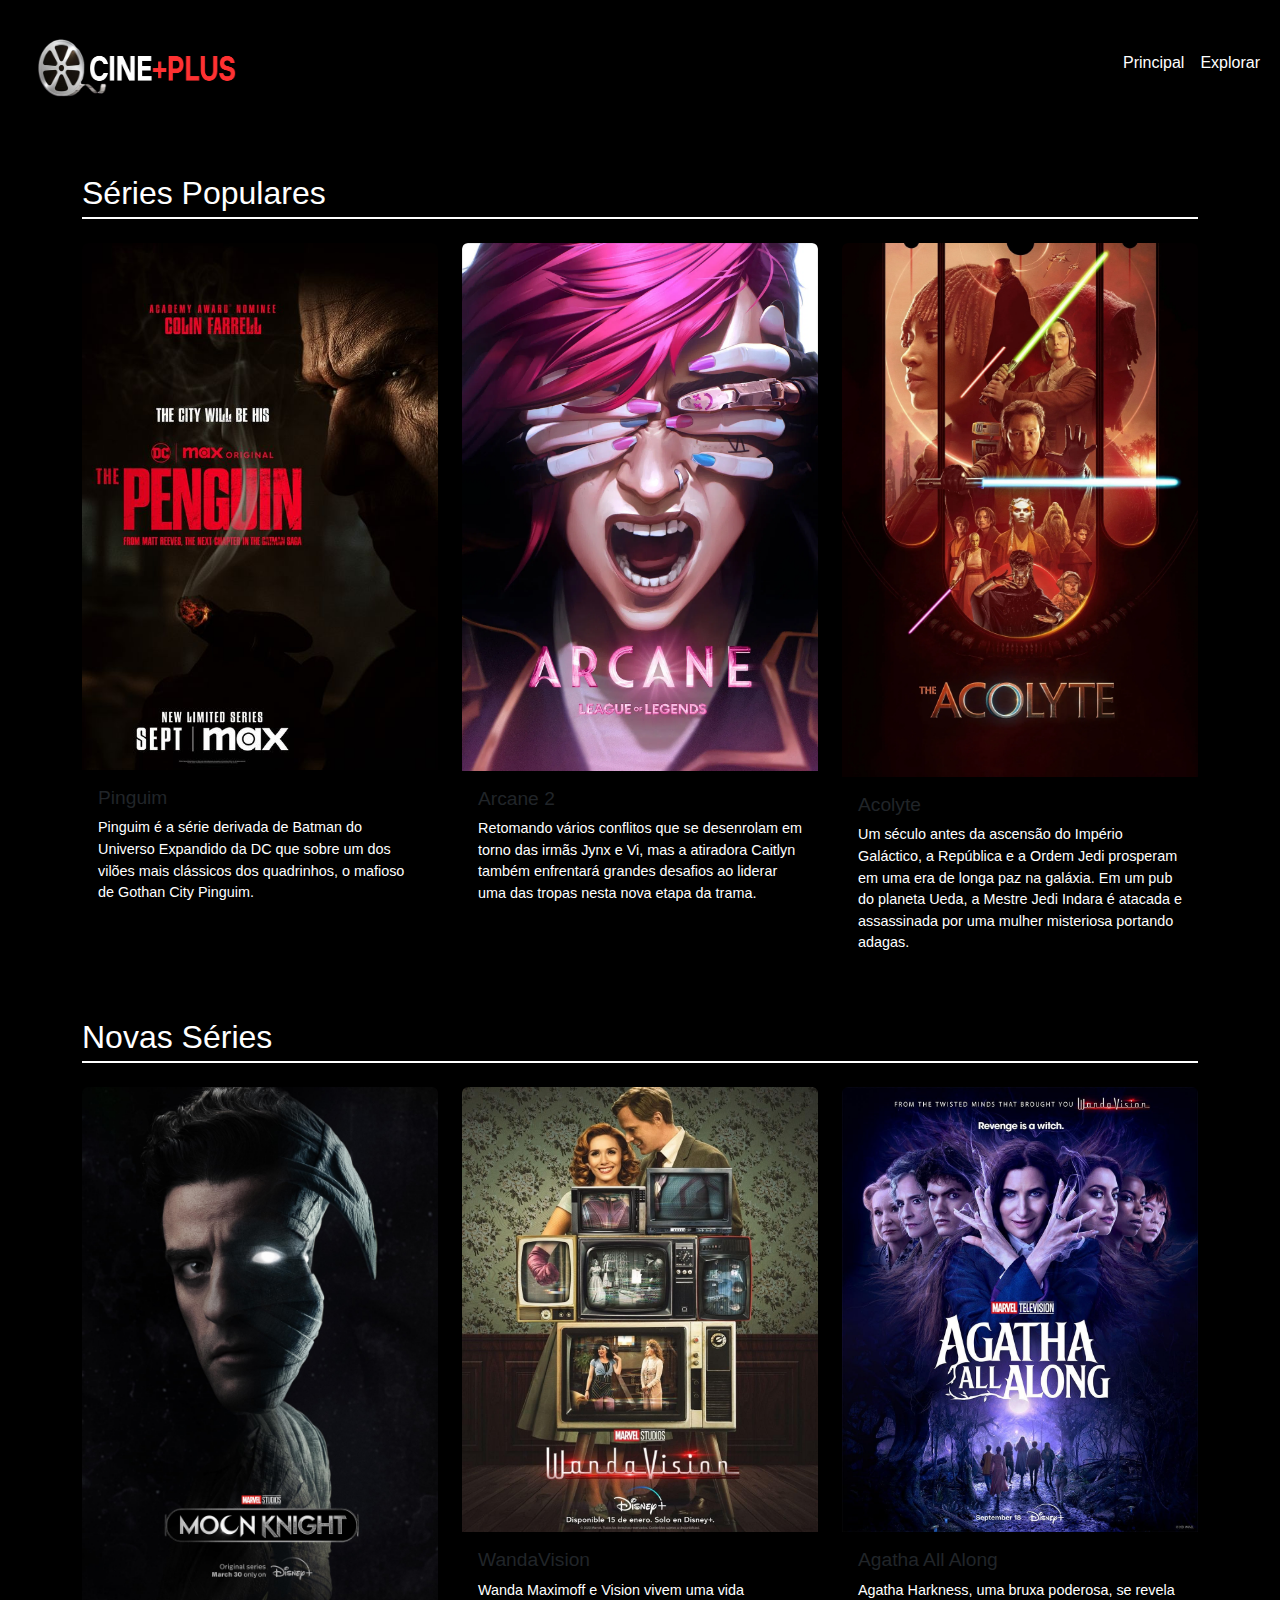
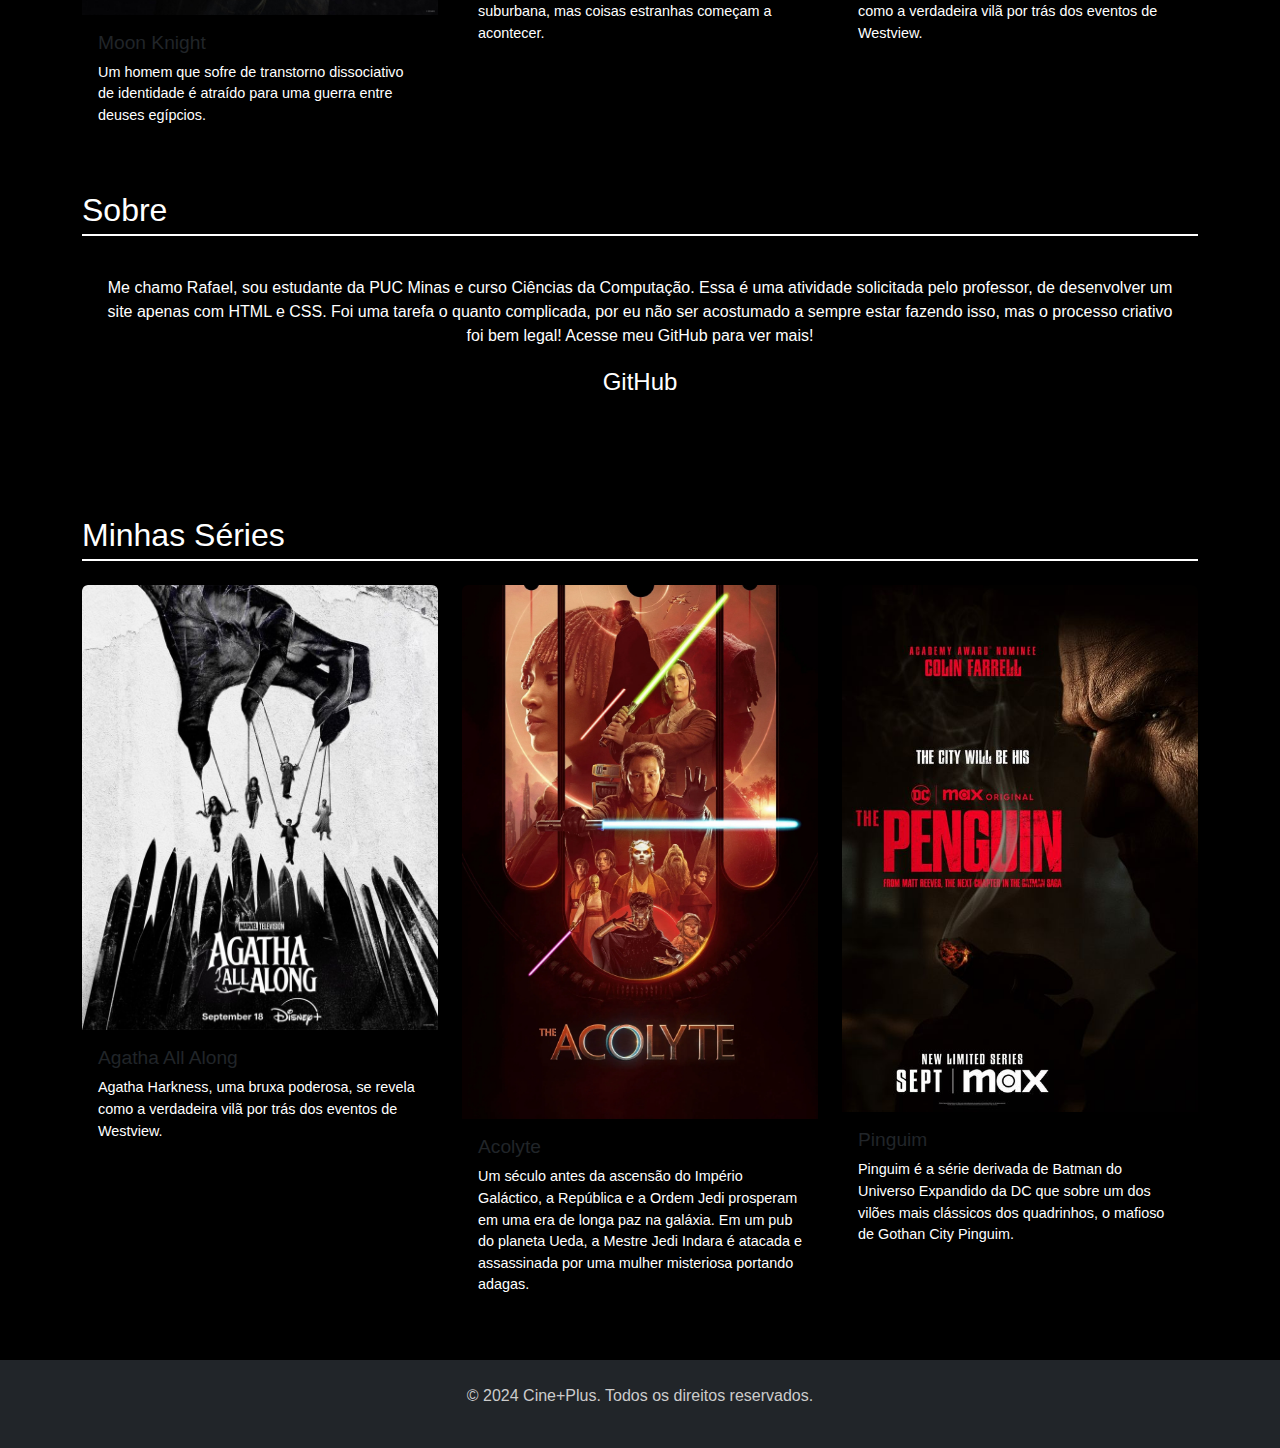
<file: index.html>
<!DOCTYPE html>
<html lang="pt-BR">

<head>
    <meta charset="UTF-8">
    <meta name="viewport" content="width=device-width, initial-scale=1.0">
    <title>Cine+Plus</title>
    <!-- FontAwesome para ícones -->
    <link rel="stylesheet" href="https://cdnjs.cloudflare.com/ajax/libs/font-awesome/6.4.0/css/all.min.css" integrity="sha512-pap6xZT6hLdbLFyM2C6j0oZOLOsc6PzG/bKgVUGpLvG+N6L6VXjvZK/tdQKHE1Vkc3Oao8tv3VF+oSZAdH7A1A==" crossorigin="anonymous" referrerpolicy="no-referrer" />
    <!-- Bootstrap CSS -->
    <link href="https://cdn.jsdelivr.net/npm/bootstrap@5.3.0/dist/css/bootstrap.min.css" rel="stylesheet">
    <!-- Seu CSS personalizado -->
    <link rel="stylesheet" href="css/style.css">
    <style>
        body {
            background-color: #000000;
            color: #ffffff;
        }

        .card {
            transition: transform 0.3s ease;
            border: none;
            background-color: #000000;
            position: relative; 
            overflow: hidden; 
        }

        .card:hover {
            transform: scale(1.05);
            filter: brightness(70%);
        }

        .card-video {
            position: absolute;
            top: 50%;
            left: 50%;
            transform: translate(-50%, -50%);
            width: 300px; 
            height: 200px; 
            display: none; 
        }

        .card:hover .card-video {
            display: block; /* Mostra o vídeo ao passar o mouse (javascript necessário)*/
        }

        .section-title {
            text-align: left;
            font-family: 'Ruttan Elegant', sans-serif;
            position: relative;
            color: #ffffff;
        }

        .section-title::after {
            content: '';
            display: block;
            width: 100%;
            height: 2px;
            background: #fff;
            margin-top: 5px;
        }

        .row {
            justify-content: center;
        }

        /* Estilo dos ícones de redes sociais */
        .social-icon {
            font-size: 24px;
            color: #ffffff;
            margin: 0 10px;
            transition: color 0.3s ease;
            text-decoration: none;
        }

        .social-icon:hover {
            color: #d9534f;
        }

        /* Adicionando a cor do texto dos parágrafos */
        p {
            color: #ffffff; /* Cor do texto em branco */
        }
        h5 {
            color: #ffffff ;
        }
    </style>

</head>

<body>
    <!-- Navegação -->
    <nav class="navbar navbar-expand-lg navbar-dark shadow-sm" style="background-color: #000000;">
        <div class="container-fluid">
            <a class="navbar-brand d-flex align-items-center" href="index.html">
                <img src="images/logo.png" alt="Logo" width="250" height="100" class="d-inline-block align-text-top rounded-circle">
            </a>
            <div class="collapse navbar-collapse justify-content-end" id="navbarNav">
                <ul class="navbar-nav ms-auto">
                    <li class="nav-item">
                        <a class="nav-link active" href="index.html">Principal</a>
                    
                    </li>
                    <li class="nav-item">
                        <a class="nav-link" href="explorer.html">Explorar</a>
                    </li>
                </ul>
            </div>
        </div>
    </nav>

    <!-- Seção de Séries Populares -->
    <section class="container my-5">
        <h2 class="section-title mb-4">Séries Populares</h2>
        <div class="row row-cols-1 row-cols-md-3 g-4">
            <!-- Série 1 -->
            <div class="col">
                <div class="card">
                    <img src="/images/recent2.jpg" class="card-img-top" alt="Pinguim">
                    <div class="card-body">
                        <h5 class="card-title">Pinguim</h5>
                        <p class="card-text">Pinguim é a série derivada de Batman do Universo Expandido da DC que sobre um dos vilões mais clássicos dos quadrinhos, o mafioso de Gothan City Pinguim.</p>
                    </div>
                   
                </div>
            </div>
            <!-- Série 2 -->
            <div class="col">
                <div class="card">
                    <img src="/images/serie2.jpg" class="card-img-top" alt="Arcane 2">
                    <div class="card-body">
                        <h5 class="card-title">Arcane 2</h5>
                        <p class="card-text">Retomando vários conflitos que se desenrolam em torno das irmãs Jynx e Vi, mas a atiradora Caitlyn também enfrentará grandes desafios ao liderar uma das tropas nesta nova etapa da trama.</p>
                    </div>
                   
                </div>
            </div>
            <!-- Série 3 -->
            <div class="col">
                <div class="card">
                    <img src="/images/serie3.jpg" class="card-img-top" alt="Série 3">
                    <div class="card-body">
                        <h5 class="card-title">Acolyte</h5>
                        <p class="card-text">Um século antes da ascensão do Império Galáctico, a República e a Ordem Jedi prosperam em uma era de longa paz na galáxia. Em um pub do planeta Ueda, a Mestre Jedi Indara é atacada e assassinada por uma mulher misteriosa portando adagas.</p>
                    </div>
                   
                </div>
            </div>
        </div>
    </section>

    <!-- Seção de Novas Séries -->
    <section class="container mb-5">
        <h2 class="section-title mb-4">Novas Séries</h2>
        <div class="row row-cols-1 row-cols-md-3 g-4">
            <!-- Série 1 -->
            <div class="col">
                <div class="card">
                    <img src="/images/widescreen3.jpg" class="card-img-top" alt="Moon Knight">
                    <div class="card-body">
                        <h5 class="card-title">Moon Knight</h5>
                        <p class="card-text">Um homem que sofre de transtorno dissociativo de identidade é atraído para uma guerra entre deuses egípcios.</p>
                    </div>
                  
                </div>
            </div>
            <!-- Série 2 -->
            <div class="col">
                <div class="card">
                    <img src="/images/widescreen1.jpg" class="card-img-top" alt="WandaVision">
                    <div class="card-body">
                        <h5 class="card-title">WandaVision</h5>
                        <p class="card-text">Wanda Maximoff e Vision vivem uma vida suburbana, mas coisas estranhas começam a acontecer.</p>
                    </div>
                   
                </div>
            </div>
            <!-- Série 3 -->
            <div class="col">
                <div class="card">
                    <img src="/images/widescreen2.jpg" class="card-img-top" alt="Agatha All Along">
                    <div class="card-body">
                        <h5 class="card-title">Agatha All Along</h5>
                        <p class="card-text">Agatha Harkness, uma bruxa poderosa, se revela como a verdadeira vilã por trás dos eventos de Westview.</p>
                        <a href="serie.html?id=1" class="stretched-link"></a>
                    </div>
                    
                </div>
            </div>
        </div>
    </section>
    <!-- Seção Sobre -->
    <section class="container mb-5">
        <h2 class="section-title mb-4">Sobre</h2>
        <div class="card text-center">
            <div class="card-body">
                <p>
                    Me chamo Rafael, sou estudante da PUC Minas e curso Ciências da Computação. 
                    Essa é uma atividade solicitada pelo professor, de desenvolver um site apenas com HTML e CSS. 
                    Foi uma tarefa o quanto complicada, por eu não ser acostumado a sempre estar fazendo isso, mas o processo criativo foi bem legal!
                    Acesse meu GitHub para ver mais!
                </p>
                <div>
                    <p><a href="https://github.com/rafasnna" class="social-icon">GitHub</a></p>
                    <div class="social-icons">
                        </a>
                        <a href="mailto:rafasnna@gmail.com" class="social-icon" aria-label="Email">
                            <i class="fas fa-envelope"></i>
                        </a>
                    </div>
                </div>
            </div>
        </div>
    </section>

    <!-- Seção de Minhas Séries -->
    <section class="container mb-5">
        <h2 class="section-title mb-4">Minhas Séries</h2>
        <div class="row row-cols-1 row-cols-md-3 g-4">
            <!-- Série 1 -->
            <div class="col">
                <div class="card">
                    <img src="/images/recent1.jpg" class="card-img-top" alt="Agatha All Along">
                    <div class="card-body">
                        <h5 class="card-title">Agatha All Along</h5>
                        <p class="card-text">Agatha Harkness, uma bruxa poderosa, se revela como a verdadeira vilã por trás dos eventos de Westview.</p>
                    </div>
                    
                </div>
            </div>
            <!-- Série 2 -->
            <div class="col">
                <div class="card">
                    <img src="/images/serie3.jpg" class="card-img-top" alt="Acolyte">
                    <div class="card-body">
                        <h5 class="card-title">Acolyte</h5>
                        <p class="card-text">Um século antes da ascensão do Império Galáctico, a República e a Ordem Jedi prosperam em uma era de longa paz na galáxia. Em um pub do planeta Ueda, a Mestre Jedi Indara é atacada e assassinada por uma mulher misteriosa portando adagas.</p>
                    </div>
                    
                </div>
            </div>
            <!-- Série 3 -->
            <div class="col">
                <div class="card">
                    <img src="/images/recent2.jpg" class="card-img-top" alt="Pinguim">
                    <div class="card-body">
                        <h5 class="card-title">Pinguim</h5>
                        <p class="card-text">Pinguim é a série derivada de Batman do Universo Expandido da DC que sobre um dos vilões mais clássicos dos quadrinhos, o mafioso de Gothan City Pinguim.</p>
                        <a href="paginaserie4.html" class="stretched-link"></a>
                    </div>
                    
                </div>
            </div>
        </div>
    </section>

   

    <footer class="bg-dark text-light text-center p-4">
        <p>&copy; 2024 Cine+Plus. Todos os direitos reservados.</p>
    </footer>
</body>

</html>
</file>
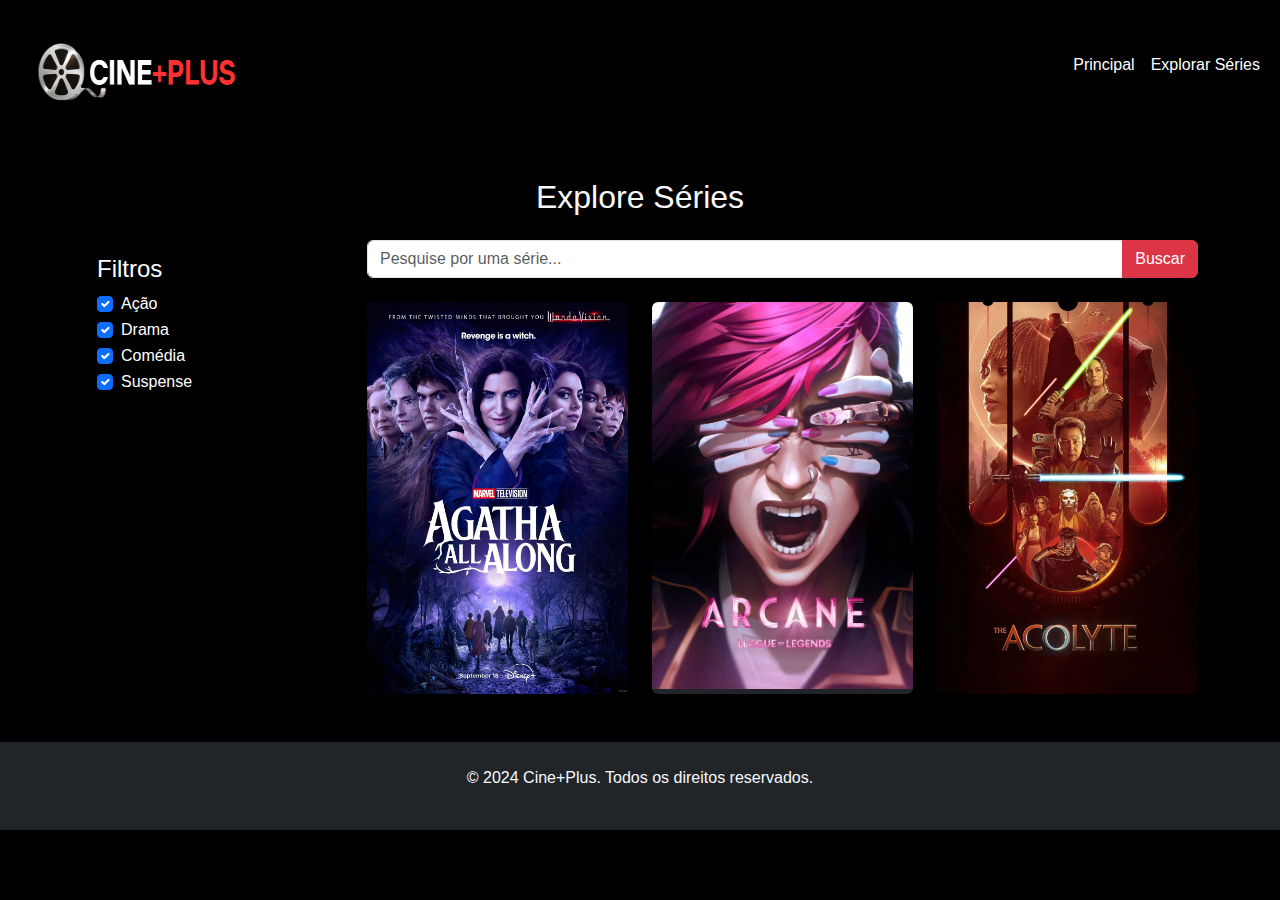
<file: explorer.html>
<!DOCTYPE html>
<html lang="pt-BR">
<head>
    <meta charset="UTF-8">
    <meta name="viewport" content="width=device-width, initial-scale=1.0">
    <title>Explorar Séries - Cine+Plus</title>
    <link href="https://cdn.jsdelivr.net/npm/bootstrap@5.3.0/dist/css/bootstrap.min.css" rel="stylesheet">
    <link rel="stylesheet" href="css/style.css">
    <style>
        body {
            background-color: #000000; /* Cor de fundo da página */
        }

        .filter-section {
            background-color: #000000; /* Cor de fundo para a seção de filtros */
            padding: 15px;
            border-radius: 5px;
        }

        .filter-section h4 {
            color: #fff;
        }

        .filter-section .form-check-label {
            color: #fff;
        }

        #results .card {
            position: relative;
            overflow: hidden;
            transition: transform 0.3s ease;
        }

        #results .card:hover {
            transform: scale(1.05);
        }

        .details-overlay {
            position: absolute;
            top: 0;
            left: 0;
            right: 0;
            bottom: 0;
            background: rgba(0, 0, 0, 0.7);
            color: #fff;
            display: flex;
            align-items: center;
            justify-content: center;
            text-align: center;
            opacity: 0;
            transition: opacity 0.3s ease;
        }

        .card:hover .details-overlay {
            opacity: 1;
        }
    </style>
</head>
<body>
    <!-- Cabeçalho com Logo e Menu -->
    <nav class="navbar navbar-expand-lg navbar-dark shadow-sm" style="background-color: #000000;">
        <div class="container-fluid">
            <a class="navbar-brand" href="index.html">
                <img src="images/logo.png" alt="Logo" width="250" height="100" class="d-inline-block align-text-top rounded-circle"> 
            </a>
            <div class="collapse navbar-collapse" id="navbarNav">
                <ul class="navbar-nav ms-auto">
                    <li class="nav-item">
                        <a class="nav-link" href="index.html">Principal</a>
                    </li>
                    <li class="nav-item">
                        <a class="nav-link active" href="explorer.html">Explorar Séries</a>
                    </li>
                </ul>
            </div>
        </div>
    </nav>

    <!-- Seção de Pesquisa e Filtros -->
    <section class="container my-5">
        <h2 class="mb-4 text-light text-center">Explore Séries</h2>
        <div class="row">
            <div class="col-md-3">
                <!-- Seção de Filtros -->
                <div class="filter-section mb-4">
                    <h4>Filtros</h4>
                    <div class="form-check">
                        <input class="form-check-input" type="checkbox" id="genre-action" value="Ação" checked>
                        <label class="form-check-label" for="genre-action">Ação</label>
                    </div>
                    <div class="form-check">
                        <input class="form-check-input" type="checkbox" id="genre-drama" value="Drama" checked>
                        <label class="form-check-label" for="genre-drama">Drama</label>
                    </div>
                    <div class="form-check">
                        <input class="form-check-input" type="checkbox" id="genre-comedy" value="Comédia" checked>
                        <label class="form-check-label" for="genre-comedy">Comédia</label>
                    </div>
                    <div class="form-check">
                        <input class="form-check-input" type="checkbox" id="genre-thriller" value="Suspense" checked>
                        <label class="form-check-label" for="genre-thriller">Suspense</label>
                    </div>
                </div>
            </div>
            <div class="col-md-9">
                <form id="search-form" class="mb-4">
                    <div class="input-group">
                        <input type="text" class="form-control" id="search-input" placeholder="Pesquise por uma série...">
                        <button class="btn btn-danger" type="submit">Buscar</button>
                    </div>
                </form>

                <div id="results" class="row row-cols-1 row-cols-md-3 g-4">
                    <!-- Resultados Estáticos das Séries com Tags -->
                    <div class="col" data-genres="Ação, Drama, Comédia, Suspense">
                        <div class="card h-100 shadow border-0 rounded bg-dark text-light">
                            <img src="images/serie1.jpg" class="card-img-top" alt="Série 1">
                            <div class="details-overlay">
                                <h5 class="card-title">Agatha Desde Sempre</h5>
                                <p>- 2024</p>
                            </div>
                            <a href="serie.html?id=1" class="stretched-link"></a>
                        </div>
                    </div>
                    <div class="col" data-genres="Ação, Aventura">
                        <div class="card h-100 shadow border-0 rounded bg-dark text-light">
                            <img src="images/serie2.jpg" class="card-img-top" alt="Série 2">
                            <div class="details-overlay">
                                <h5 class="card-title">Arcane 2</h5>
                                <p>- 2024</p>
                            </div>
                            <a href="paginaserie2.html" class="stretched-link"></a>
                        </div>
                    </div>
                    <div class="col" data-genres="Drama, Mistério">
                        <div class="card h-100 shadow border-0 rounded bg-dark text-light">
                            <img src="images/serie3.jpg" class="card-img-top" alt="Série 3">
                            <div class="details-overlay">
                                <h5 class="card-title">The Acolyte</h5>
                                <p>- 2024</p>
                            </div>
                            <a href="paginaserie3.html" class="stretched-link"></a>
                        </div>
                    </div>
                </div>
            </div>
        </div>
    </section>

    <footer class="bg-dark text-center py-4">
        <p class="text-light">&copy; 2024 Cine+Plus. Todos os direitos reservados.</p>
    </footer>
</body>
</html>
</file>
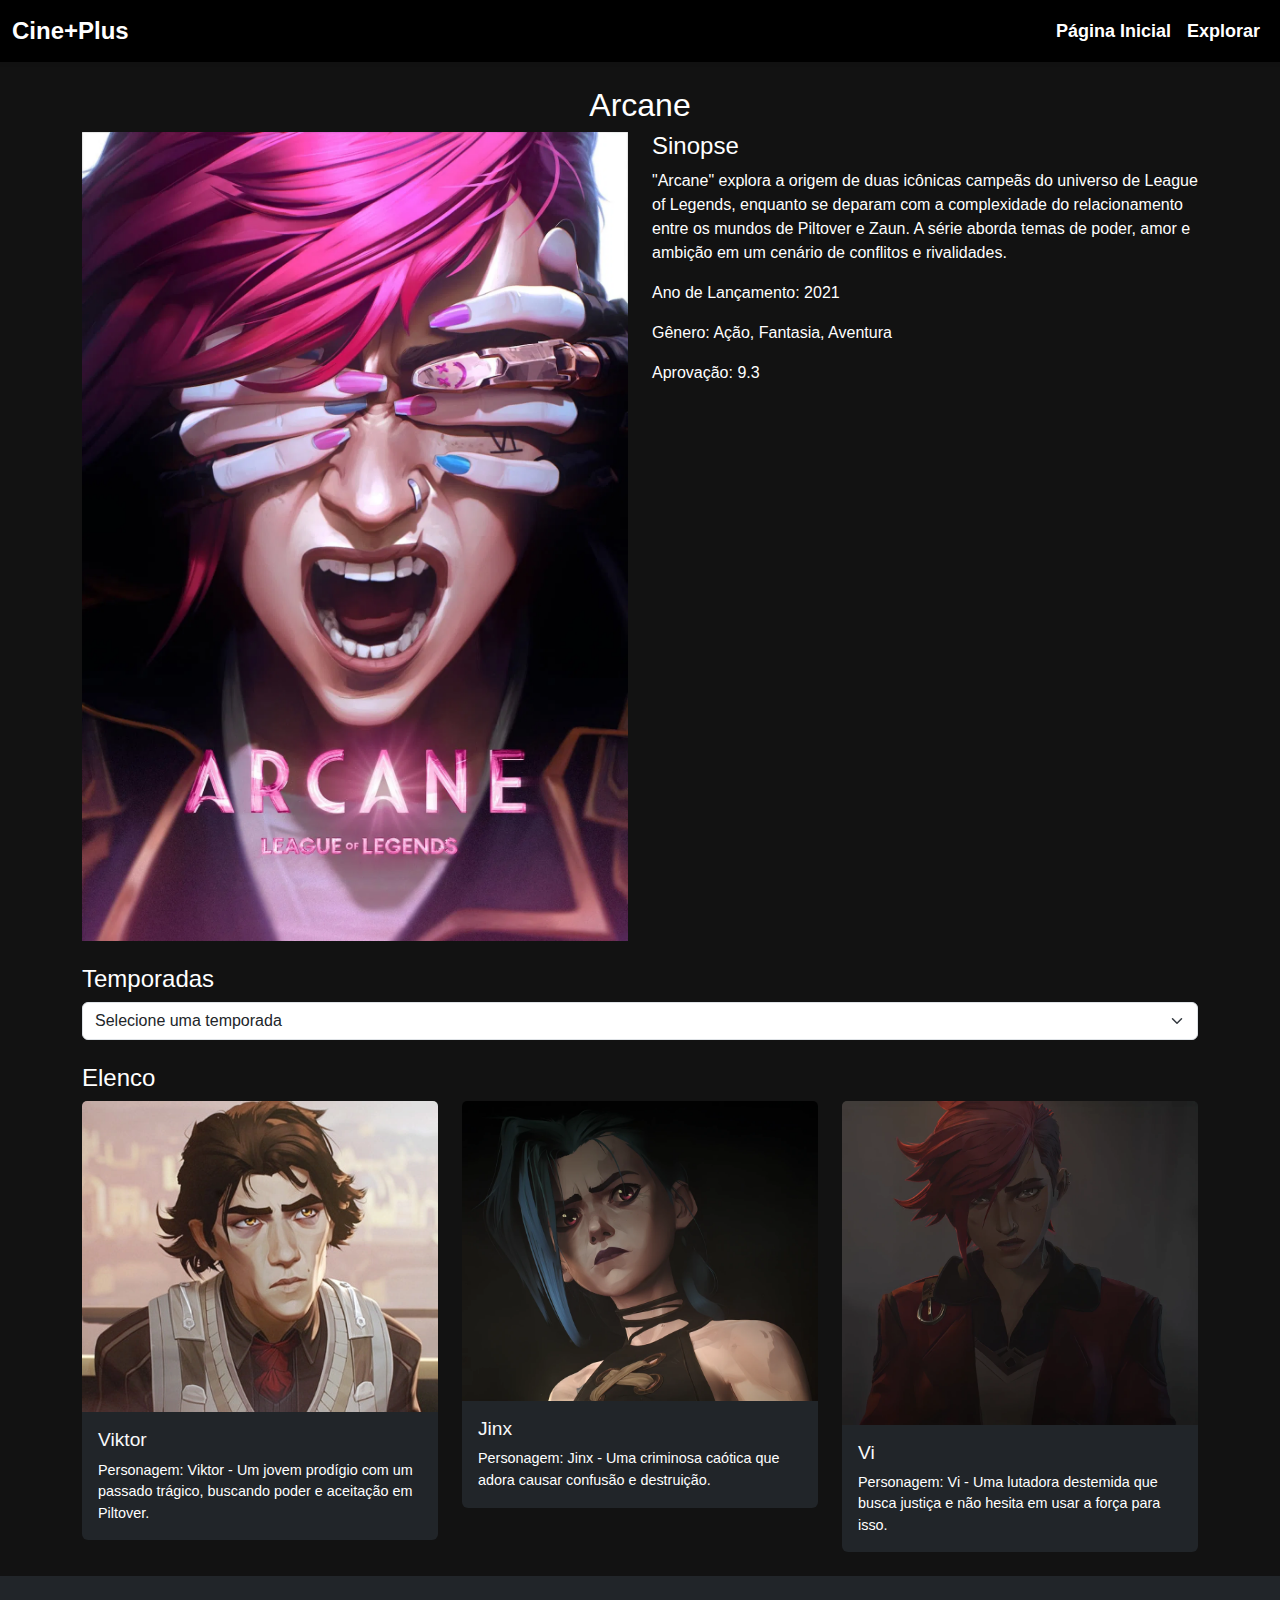
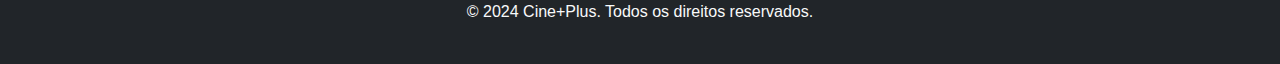
<file: paginaserie2.html>
<!DOCTYPE html>
<html lang="pt-BR">

<head>
    <meta charset="UTF-8">
    <meta name="viewport" content="width=device-width, initial-scale=1.0">
    <title>Detalhes da Série - Arcane</title>
    <link href="https://cdn.jsdelivr.net/npm/bootstrap@5.3.0/dist/css/bootstrap.min.css" rel="stylesheet">
    <link rel="stylesheet" href="css/style.css">
    <style>
        body {
            background-color: #121212;
            color: #ffffff;
        }

        .navbar {
            background-color: #000000;
        }

        .card {
            background-color: #1c1c1c;
        }

        .nav-link {
            color: #ffffff;
            font-size: 18px;
            font-weight: bold;
        }

        .nav-link:hover {
            color: #ff3e3e;
        }

        .navbar-brand {
            font-size: 24px;
            font-weight: bold;
            color: #ffffff;
        }

        .navbar-brand:hover {
            color: #ff3e3e;
        }

        .video-container {
            margin-top: 20px;
        }
    </style>
</head>

<body>
    <nav class="navbar navbar-expand-lg navbar-dark shadow-sm">
        <div class="container-fluid">
            <a class="navbar-brand" href="index.html">Cine+Plus</a>
            <div class="collapse navbar-collapse justify-content-end">
                <ul class="navbar-nav">
                    <li class="nav-item">
                        <a class="nav-link" href="index.html">Página Inicial</a>
                    </li>
                    <li class="nav-item">
                        <a class="nav-link" href="explorer.html">Explorar</a>
                    </li>
                </ul>
            </div>
        </div>
    </nav>

    <div class="container my-4">
        <h2 class="text-center" id="serie-title">Arcane</h2>
        <div class="row">
            <div class="col-md-6">
                <img src="images/serie2.jpg" id="serie-image" class="img-fluid" alt="Imagem da Série">
            </div>
            <div class="col-md-6">
                <h4>Sinopse</h4>
                <p id="serie-sinopse">"Arcane" explora a origem de duas icônicas campeãs do universo de League of Legends, enquanto se deparam com a complexidade do relacionamento entre os mundos de Piltover e Zaun. A série aborda temas de poder, amor e ambição em um cenário de conflitos e rivalidades.</p>
                <p id="serie-ano">Ano de Lançamento: <span>2021</span></p>
                <p id="serie-genero">Gênero: <span>Ação, Fantasia, Aventura</span></p>
                <p id="serie-aprovacao">Aprovação: <span>9.3</span></p>

                <!-- Adicionando o vídeo ao lado da sinopse -->
                <div class="video-container">
                    <iframe width="560" height="315" src="https://www.youtube.com/embed/Ft_QrPGXWqc" 
                            title="YouTube video player" 
                            frameborder="0" 
                            allow="accelerometer; autoplay; clipboard-write; encrypted-media; gyroscope; picture-in-picture" 
                            allowfullscreen>
                    </iframe>
                </div>
            </div>
        </div>

        <h4 class="mt-4">Temporadas</h4>
        <select id="season-select" class="form-select" aria-label="Selecione uma temporada">
            <option value="">Selecione uma temporada</option>
            <option value="1">Temporada 1 (9 episódios)</option>
        </select>

        <h4 class="mt-4">Elenco</h4>
        <div id="elenco" class="row row-cols-1 row-cols-md-3 g-4">
            <div class="col">
                <div class="card bg-dark text-light">
                    <img src="images/Viktor.jpg" class="card-img-top" alt="Viktor">
                    <div class="card-body">
                        <h5 class="card-title">Viktor</h5>
                        <p class="card-text">Personagem: Viktor - Um jovem prodígio com um passado trágico, buscando poder e aceitação em Piltover.</p>
                    </div>
                </div>
            </div>
            <div class="col">
                <div class="card bg-dark text-light">
                    <img src="images/Jinx.jpg" class="card-img-top" alt="Jinx">
                    <div class="card-body">
                        <h5 class="card-title">Jinx</h5>
                        <p class="card-text">Personagem: Jinx - Uma criminosa caótica que adora causar confusão e destruição.</p>
                    </div>
                </div>
            </div>
            <div class="col">
                <div class="card bg-dark text-light">
                    <img src="images/Vi.jpg" class="card-img-top" alt="Vi">
                    <div class="card-body">
                        <h5 class="card-title">Vi</h5>
                        <p class="card-text">Personagem: Vi - Uma lutadora destemida que busca justiça e não hesita em usar a força para isso.</p>
                    </div>
                </div>
            </div>
        </div>
    </div>

    <footer class="bg-dark text-center py-4">
        <p class="text-light">&copy; 2024 Cine+Plus. Todos os direitos reservados.</p>
    </footer>
</body>

</html>
</file>
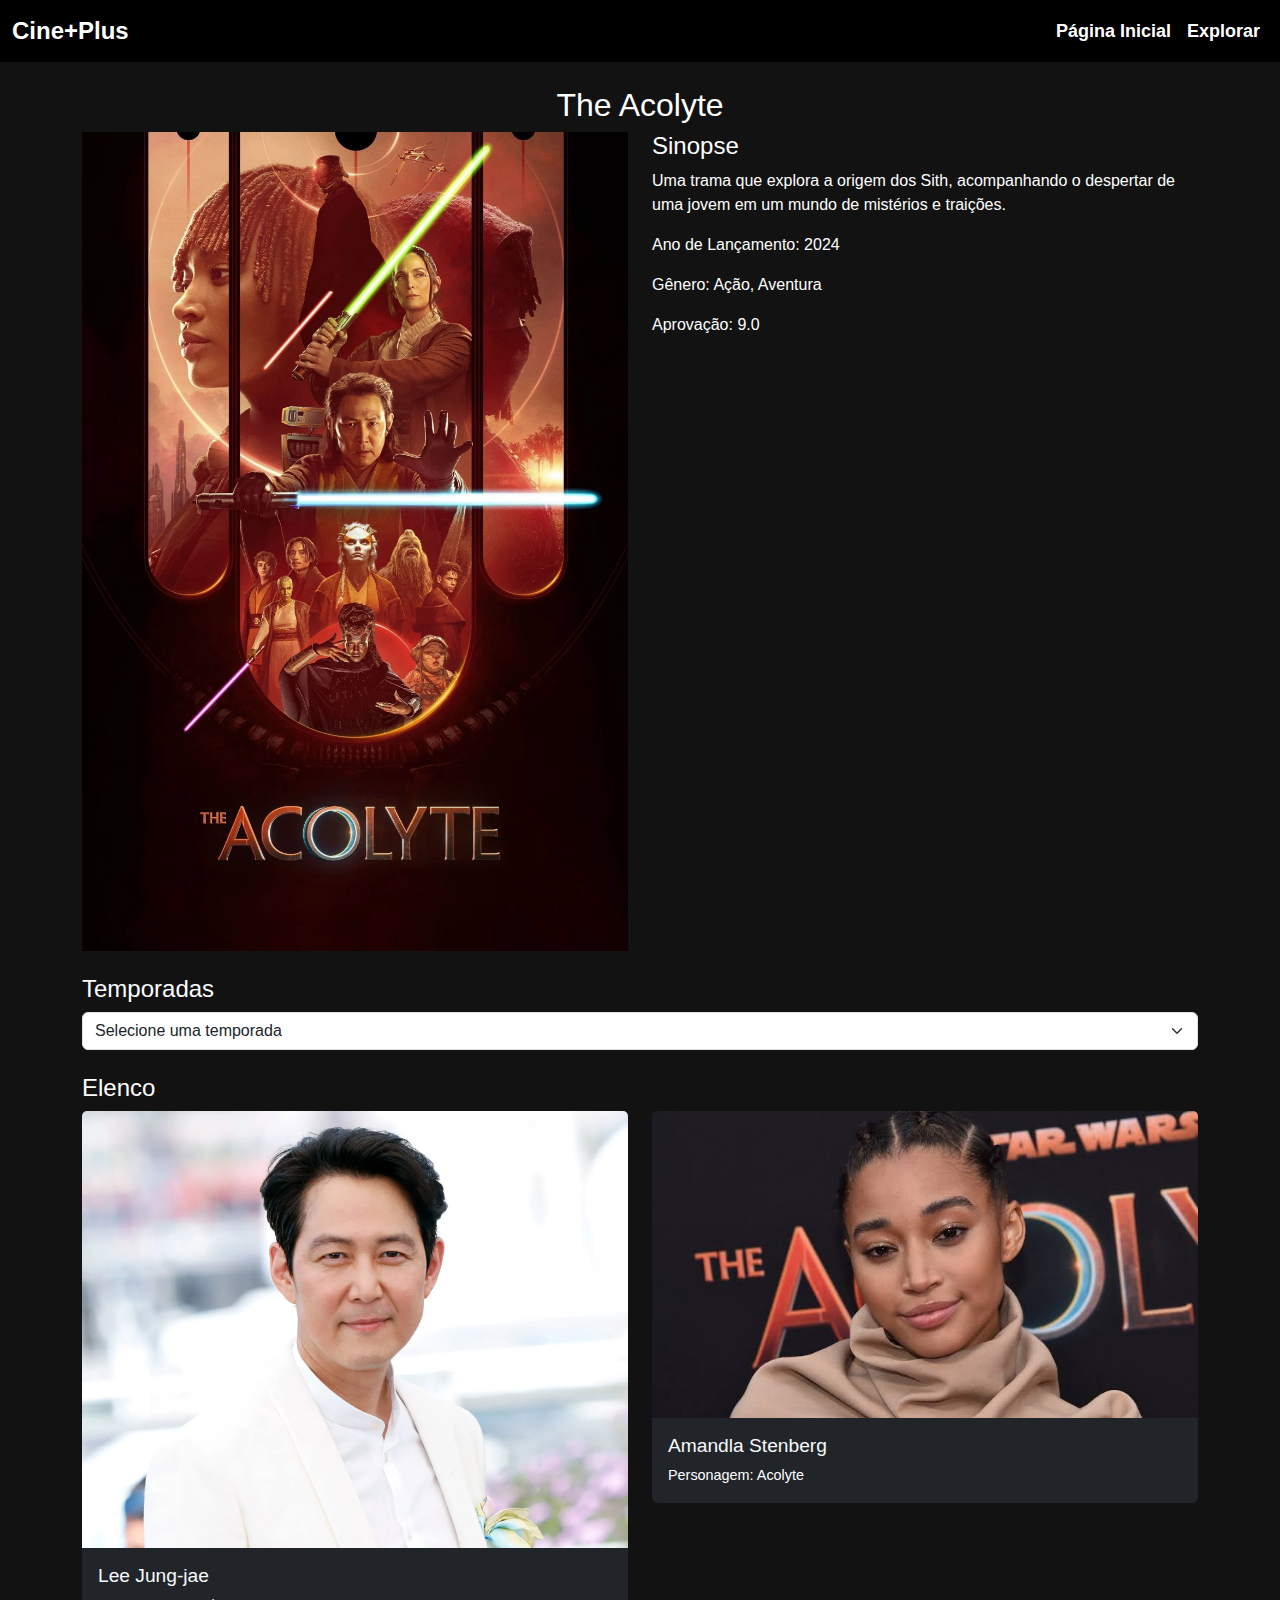
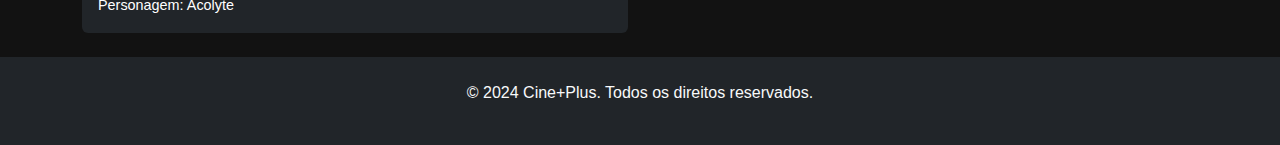
<file: paginaserie3.html>
<!DOCTYPE html>
<html lang="pt-BR">

<head>
    <meta charset="UTF-8">
    <meta name="viewport" content="width=device-width, initial-scale=1.0">
    <title>Detalhes da Série - The Acolyte</title>
    <link href="https://cdn.jsdelivr.net/npm/bootstrap@5.3.0/dist/css/bootstrap.min.css" rel="stylesheet">
    <link rel="stylesheet" href="css/style.css">
    <style>
        body {
            background-color: #121212;
            color: #ffffff;
        }

        .navbar {
            background-color: #000000;
        }

        .card {
            background-color: #1c1c1c;
        }

        .nav-link {
            color: #ffffff;
            font-size: 18px;
            font-weight: bold;
        }

        .nav-link:hover {
            color: #ff3e3e;
        }

        .navbar-brand {
            font-size: 24px;
            font-weight: bold;
            color: #ffffff;
        }

        .navbar-brand:hover {
            color: #ff3e3e;
        }

        .video-container {
            margin-top: 20px;
        }
    </style>
</head>

<body>
    <nav class="navbar navbar-expand-lg navbar-dark shadow-sm">
        <div class="container-fluid">
            <a class="navbar-brand" href="index.html">Cine+Plus</a>
            <div class="collapse navbar-collapse justify-content-end">
                <ul class="navbar-nav">
                    <li class="nav-item">
                        <a class="nav-link" href="index.html">Página Inicial</a>
                    </li>
                    <li class="nav-item">
                        <a class="nav-link" href="explorer.html">Explorar</a>
                    </li>
                </ul>
            </div>
        </div>
    </nav>

    <div class="container my-4">
        <h2 class="text-center" id="serie-title">The Acolyte</h2>
        <div class="row">
            <div class="col-md-6">
                <img src="images/serie3.jpg" id="serie-image" class="img-fluid" alt="Imagem da Série">
            </div>
            <div class="col-md-6">
                <h4>Sinopse</h4>
                <p id="serie-sinopse">Uma trama que explora a origem dos Sith, acompanhando o despertar de uma jovem em um mundo de mistérios e traições.</p>
                <p id="serie-ano">Ano de Lançamento: <span>2024</span></p>
                <p id="serie-genero">Gênero: <span>Ação, Aventura</span></p>
                <p id="serie-aprovacao">Aprovação: <span>9.0</span></p>

                <!-- Adicionando o vídeo ao lado da sinopse -->
                <div class="video-container">
                    <iframe width="560" height="315" src="https://www.youtube.com/embed/aV9hGyDI2I8" 
                            title="YouTube video player" 
                            frameborder="0" 
                            allow="accelerometer; autoplay; clipboard-write; encrypted-media; gyroscope; picture-in-picture" 
                            allowfullscreen>
                    </iframe>
                </div>
            </div>
        </div>

        <h4 class="mt-4">Temporadas</h4>
        <select id="season-select" class="form-select" aria-label="Selecione uma temporada">
            <option value="">Selecione uma temporada</option>
            <option value="1">Temporada 1 (10 episódios)</option>
        </select>

        <h4 class="mt-4">Elenco</h4>
        <div id="elenco" class="row row-cols-1 row-cols-md-2 g-4">
            <div class="col">
                <div class="card bg-dark text-light">
                    <img src="images/Lee Jung-jae The Acolyte.jpg" class="card-img-top" alt="Lee Jung-jae">
                    <div class="card-body">
                        <h5 class="card-title">Lee Jung-jae</h5>
                        <p class="card-text">Personagem: Acolyte</p>
                    </div>
                </div>
            </div>
            <div class="col">
                <div class="card bg-dark text-light">
                    <img src="images/Amandla Stenberg The Acolyte.jpg" class="card-img-top" alt="Amandla Stenberg">
                    <div class="card-body">
                        <h5 class="card-title">Amandla Stenberg</h5>
                        <p class="card-text">Personagem: Acolyte</p>
                    </div>
                </div>
            </div>
        </div>
    </div>

    <footer class="bg-dark text-center py-4">
        <p class="text-light">&copy; 2024 Cine+Plus. Todos os direitos reservados.</p>
    </footer>
</body>

</html>
</file>
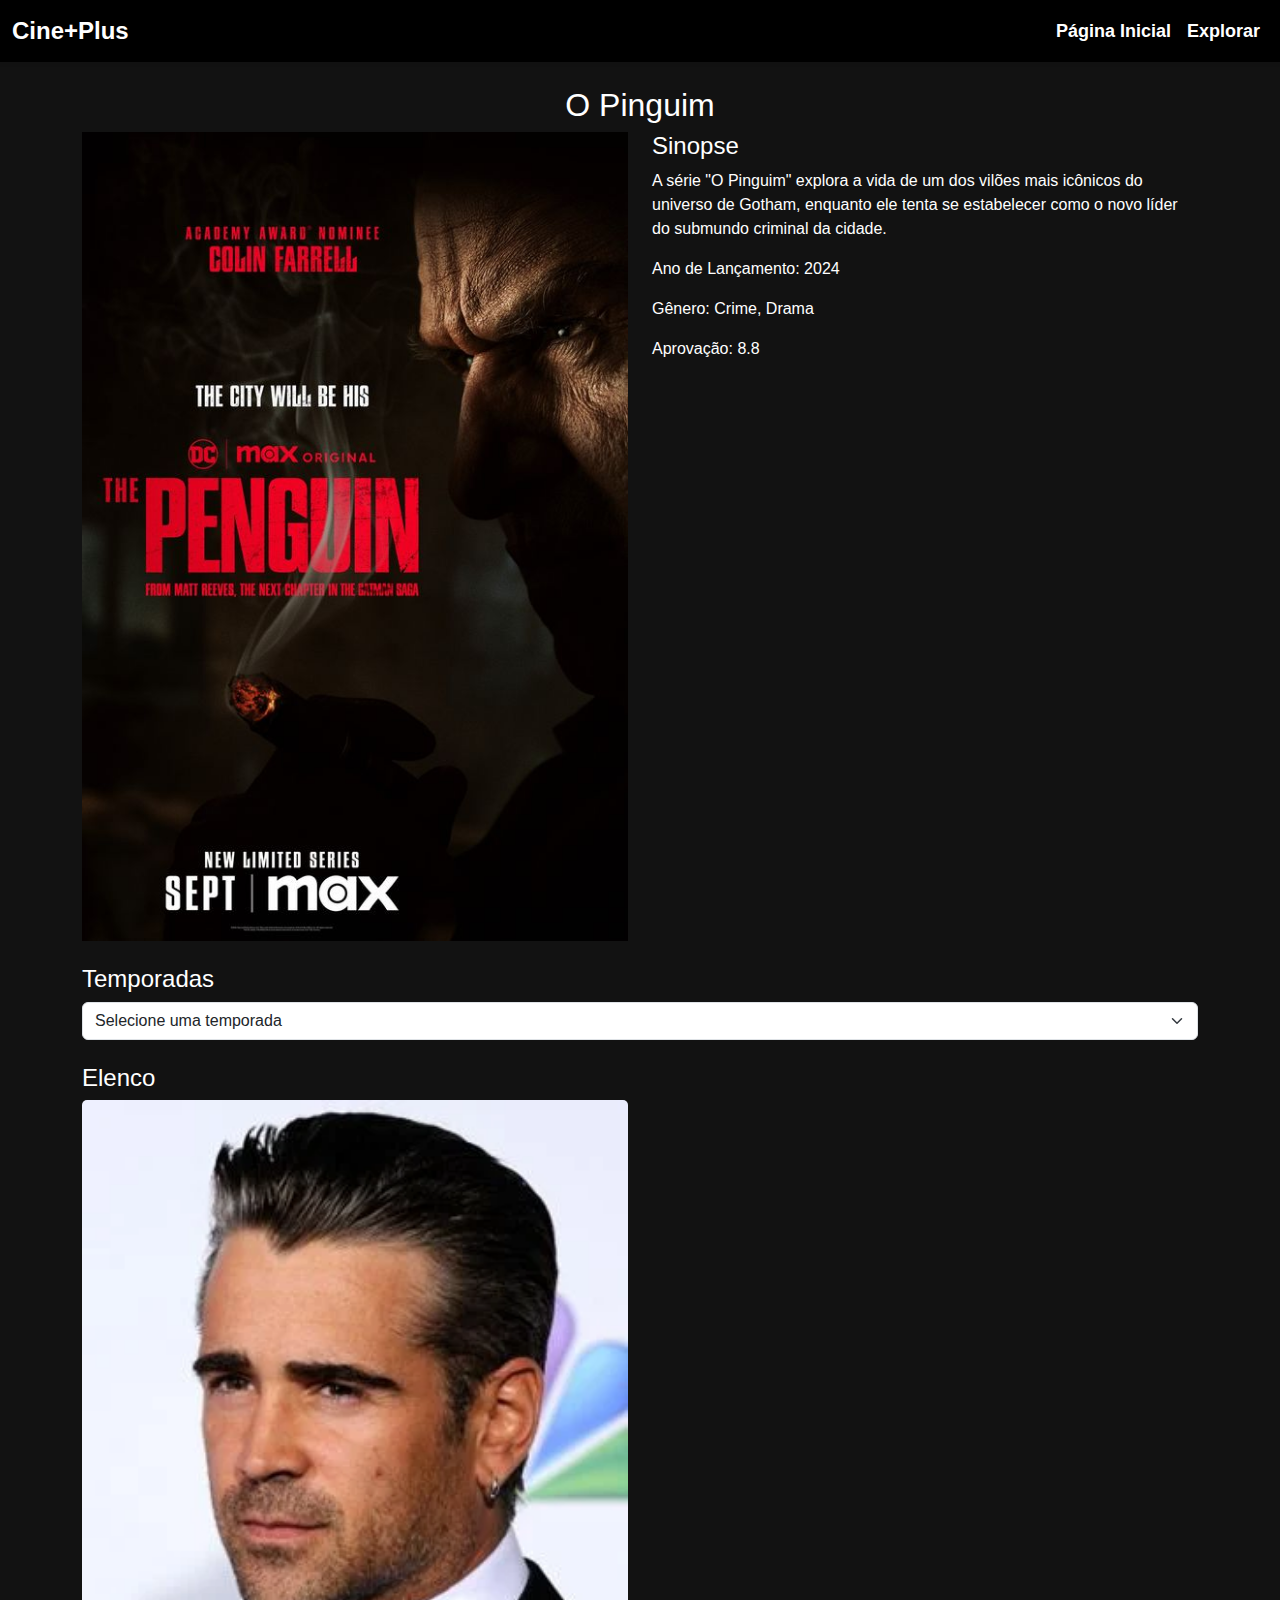
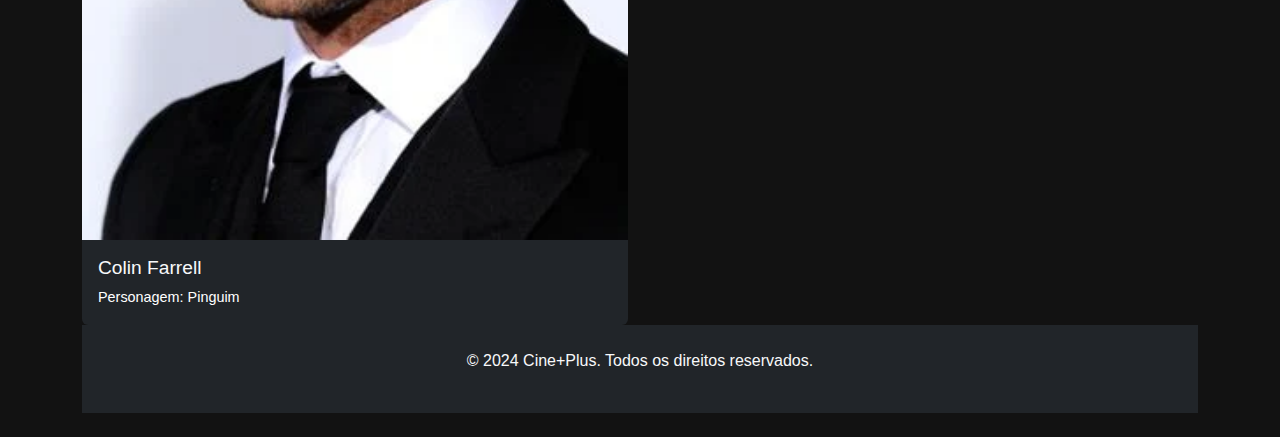
<file: paginaserie4.html>
<!DOCTYPE html>
<html lang="pt-BR">

<head>
    <meta charset="UTF-8">
    <meta name="viewport" content="width=device-width, initial-scale=1.0">
    <title>O Pinguim</title>
    <link href="https://cdn.jsdelivr.net/npm/bootstrap@5.3.0/dist/css/bootstrap.min.css" rel="stylesheet">
    <link rel="stylesheet" href="css/style.css">
    <style>
        body {
            background-color: #121212;
            color: #ffffff;
        }

        .navbar {
            background-color: #000000;
        }

        .card {
            background-color: #1c1c1c;
        }

        .nav-link {
            color: #ffffff;
            font-size: 18px;
            font-weight: bold;
        }

        .nav-link:hover {
            color: #ff3e3e;
        }

        .navbar-brand {
            font-size: 24px;
            font-weight: bold;
            color: #ffffff;
        }

        .navbar-brand:hover {
            color: #ff3e3e;
        }

        .video-container {
            margin-top: 20px;
        }
    </style>
</head>

<body>
    <nav class="navbar navbar-expand-lg navbar-dark shadow-sm">
        <div class="container-fluid">
            <a class="navbar-brand" href="index.html">Cine+Plus</a>
            <div class="collapse navbar-collapse justify-content-end">
                <ul class="navbar-nav">
                    <li class="nav-item">
                        <a class="nav-link" href="index.html">Página Inicial</a>
                    </li>
                    <li class="nav-item">
                        <a class="nav-link" href="explorer.html">Explorar</a>
                    </li>
                </ul>
            </div>
        </div>
    </nav>

    <div class="container my-4">
        <h2 class="text-center" id="serie-title">O Pinguim</h2>
        <div class="row">
            <div class="col-md-6">
                <img src="images/recent2.jpg" id="serie-image" class="img-fluid" alt="Imagem da Série">
            </div>
            <div class="col-md-6">
                <h4>Sinopse</h4>
                <p id="serie-sinopse">A série "O Pinguim" explora a vida de um dos vilões mais icônicos do universo de Gotham, enquanto ele tenta se estabelecer como o novo líder do submundo criminal da cidade.</p>
                <p id="serie-ano">Ano de Lançamento: <span>2024</span></p>
                <p id="serie-genero">Gênero: <span>Crime, Drama</span></p>
                <p id="serie-aprovacao">Aprovação: <span>8.8</span></p>

                <div class="video-container">
                    <iframe width="560" height="315" src="https://www.youtube.com/embed/5N_H1EWq718" 
                            title="YouTube video player" 
                            frameborder="0" 
                            allow="accelerometer; autoplay; clipboard-write; encrypted-media; gyroscope; picture-in-picture" 
                            allowfullscreen>
                    </iframe>

                </div>
            </div>
        </div>

        <h4 class="mt-4">Temporadas</h4>
        <select id="season-select" class="form-select" aria-label="Selecione uma temporada">
            <option value="">Selecione uma temporada</option>
            <option value="1">Temporada 1 (10 episódios)</option>
        </select>

        <h4 class="mt-4">Elenco</h4>
        <div id="elenco" class="row row-cols-1 row-cols-md-2 g-4">
            <div class="col">
                <div class="card bg-dark text-light">
                    <img src="images/Pinguim.jpg" class="card-img-top" alt="Ator 1">
                    <div class="card-body">
                        <h5 class="card-title">Colin Farrell</h5>
                        <p class="card-text">Personagem: Pinguim</p>
                    </div>
                </div>
        </div>
    </div>

    <footer class="bg-dark text-center py-4">
        <p class="text-light">&copy; 2024 Cine+Plus. Todos os direitos reservados.</p>
    </footer>
</body>

</html>
</file>
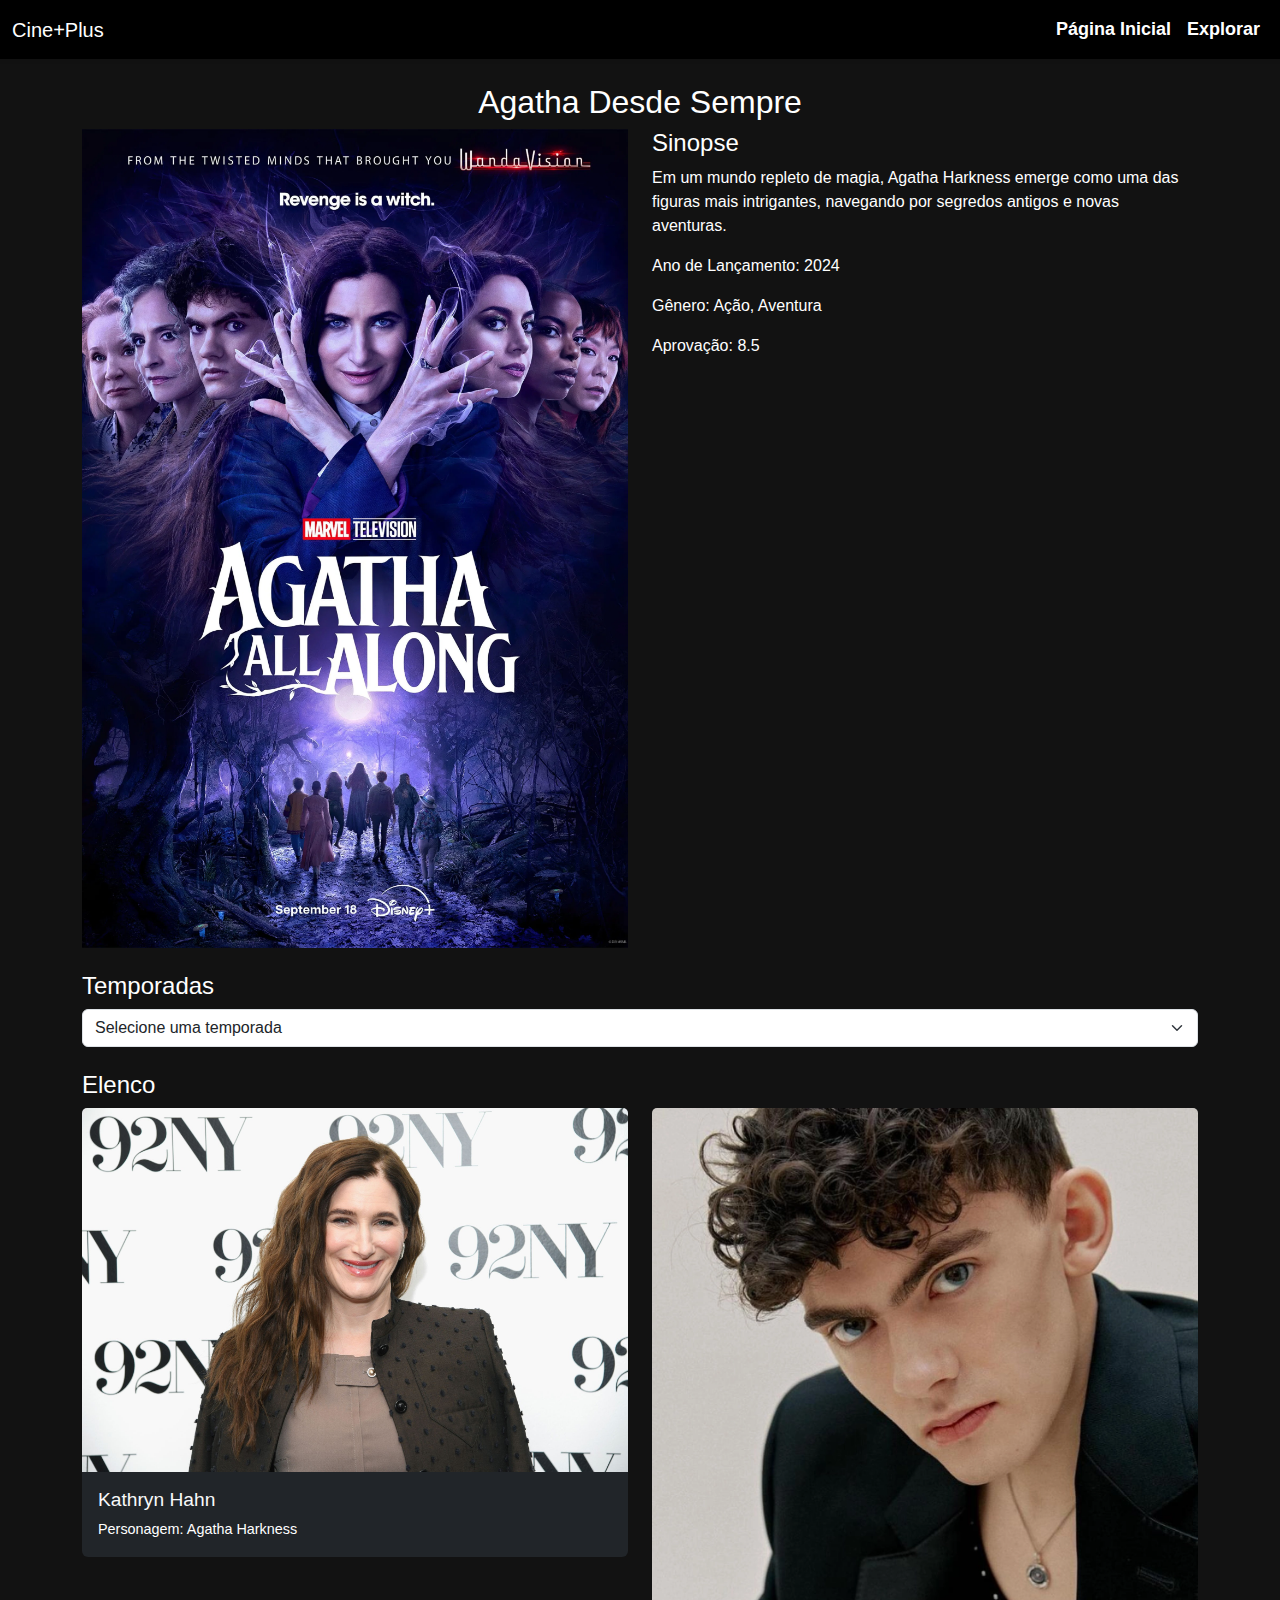
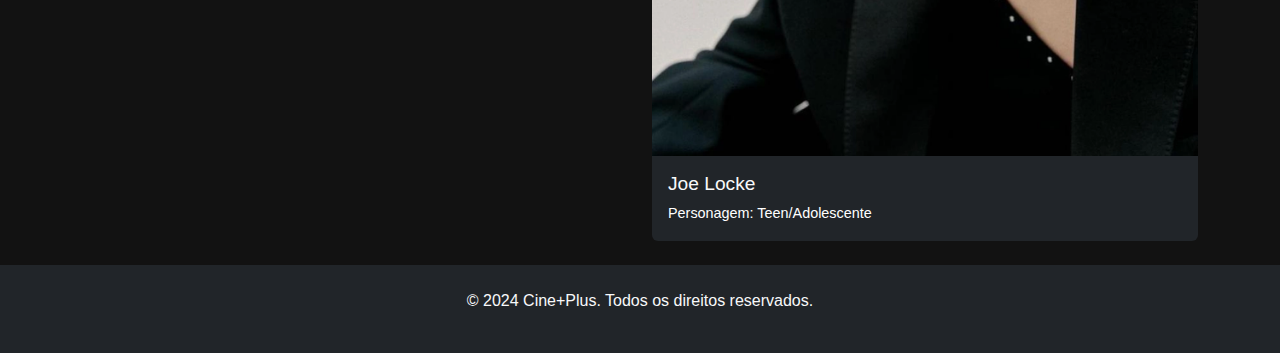
<file: serie.html>
<!DOCTYPE html>
<html lang="pt-BR">

<head>
    <meta charset="UTF-8">
    <meta name="viewport" content="width=device-width, initial-scale=1.0">
    <title>Detalhes da Série - Agatha Desde Sempre</title>
    <link href="https://cdn.jsdelivr.net/npm/bootstrap@5.3.0/dist/css/bootstrap.min.css" rel="stylesheet">
    <link rel="stylesheet" href="css/style.css">
    <style>
        body {
            background-color: #121212;
            color: #ffffff;
        }

        .navbar {
            background-color: #000000;
        }

        .card {
            background-color: #1c1c1c;
        }

        .video-container {
            margin-top: 20px;
        }

        .navbar-brand img {
            border-radius: 50%;
        }

        .navbar-brand:hover {
            opacity: 0.8;
        }

        .nav-link {
            color: #ffffff;
            font-size: 18px;
            font-weight: bold;
        }

        .nav-link:hover {
            color: #8a2be2; /* Roxo ao passar o mouse */
        }

        .btn-custom {
            background-color: #6a0dad; /* Roxo */
            color: #ffffff;
            border: none;
        }

        .btn-custom:hover {
            background-color: #8a2be2; /* Roxo mais claro ao passar o mouse */
        }
    </style>
</head>

<body>
    <nav class="navbar navbar-expand-lg navbar-dark shadow-sm">
        <div class="container-fluid">
            <a class="navbar-brand" href="index.html">Cine+Plus</a>
            <div class="collapse navbar-collapse justify-content-end">
                <ul class="navbar-nav">
                    <li class="nav-item">
                        <a class="nav-link" href="index.html">Página Inicial</a>
                    </li>
                    <li class="nav-item">
                        <a class="nav-link" href="explorer.html">Explorar</a>
                    </li>
                </ul>
            </div>
        </div>
    </nav>

    <div class="container my-4">
        <h2 class="text-center" id="serie-title">Agatha Desde Sempre</h2>
        <div class="row">
            <div class="col-md-6">
                <img src="images/serie1.jpg" id="serie-image" class="img-fluid" alt="Imagem da Série">
            </div>
            <div class="col-md-6">
                <h4>Sinopse</h4>
                <p id="serie-sinopse">Em um mundo repleto de magia, Agatha Harkness emerge como uma das figuras mais intrigantes, navegando por segredos antigos e novas aventuras.</p>
                <p id="serie-ano">Ano de Lançamento: <span>2024</span></p>
                <p id="serie-genero">Gênero: <span>Ação, Aventura</span></p>
                <p id="serie-aprovacao">Aprovação: <span>8.5</span></p>

                <div class="video-container">
                    <iframe width="100%" height="315" src="https://www.youtube.com/embed/F1eIAdn9Cbg" 
                            title="YouTube video player" 
                            frameborder="0" 
                            allow="accelerometer; autoplay; clipboard-write; encrypted-media; gyroscope; picture-in-picture" 
                            allowfullscreen>
                    </iframe>
                </div>
            </div>
        </div>

        <h4 class="mt-4">Temporadas</h4>
        <select id="season-select" class="form-select" aria-label="Selecione uma temporada">
            <option value="">Selecione uma temporada</option>
            <option value="1">Temporada 1 (9 episódios)</option>
        </select>

        <h4 class="mt-4">Elenco</h4>
        <div id="elenco" class="row row-cols-1 row-cols-md-2 g-4">
            <div class="col">
                <div class="card bg-dark text-light">
                    <img src="images/Kathryn Hahn Agatha Desde Sempre.jpg" class="card-img-top" alt="Kathryn Hahn">
                    <div class="card-body">
                        <h5 class="card-title">Kathryn Hahn</h5>
                        <p class="card-text">Personagem: Agatha Harkness</p>
                    </div>
                </div>
            </div>
            <div class="col">
                <div class="card bg-dark text-light">
                    <img src="images/Joe Locke Agatha Desde Sempre.jpg" class="card-img-top" alt="Joe Locke">
                    <div class="card-body">
                        <h5 class="card-title">Joe Locke</h5>
                        <p class="card-text">Personagem: Teen/Adolescente</p>
                    </div>
                </div>
            </div>
        </div>
    </div>

    <footer class="bg-dark text-center py-4">
        <p class="text-light">&copy; 2024 Cine+Plus. Todos os direitos reservados.</p>
    </footer>
</body>

</html>
</file>
<file: css/style.css>
/* Reset básico */
* {
    margin: 0;
    padding: 0;
    box-sizing: border-box;
}

@import url('https://fonts.googleapis.com/css2?family=Ruttan+Elegant&display=swap');

body {
    background-color: #300000; /* Fundo vermelho escuro */
    color: #ffffff; /* Texto branco */
    font-family: 'Ruttan Elegant', sans-serif; /* Fonte Ruttan Elegant */
    text-align: left; /* Alinha o texto à esquerda */
}
p {
    color: #ffffff; /* Cor do texto em branco */
}
h5 {
     text-align: left; /* Alinhamento à esquerda */
    color: #ffffff ;
}

.navbar {
    background-color: #000000; /* Define a cor do cabeçalho como preta */
}


.nav-link {
    color: #ffffff; /* Cor dos links */
    transition: color 0.3s; /* Transição suave */
}

.nav-link:hover {
    color: #ff4757; /* Cor ao passar o mouse */
}

.card {
    border: none; /* Remove a borda padrão do cartão */
    background-color: #2b2b2b; /* Fundo do cartão */
    transition: transform 0.3s; /* Transição suave para hover */
}

.card:hover {
    transform: scale(1.05); /* Efeito de zoom ao passar o mouse */
}

.card-title {
    font-size: 1.2rem; /* Tamanho da fonte do título */
}

.card-text {
    font-size: 0.9rem; /* Tamanho da fonte do texto */
}

footer {
    background-color: black; /* Rodapé preto */
}

footer p {
    color: #cccccc; /* Cor do texto do rodapé */
}

/* Estilos Responsivos */
@media (max-width: 768px) {
    .card-title {
        font-size: 1rem; /* Tamanho do título em telas menores */
    }

    .card-text {
        font-size: 0.8rem; /* Tamanho do texto em telas menores */
    }
}

/* Estilo dos ícones de redes sociais */
.social-icons {
    margin-top: 10px;
}

.social-icon {
    margin: 0 10px; /* Espaço entre os ícones */
    color: #ffffff; /* Cor dos ícones */
    text-decoration: none; /* Remove o sublinhado do link */
}

.social-icon:hover {
    color: #ffd700; /* Cor ao passar o mouse */
}

/* Alinhamento dos títulos das seções */
.section-title {
    text-align: left; /* Alinha os títulos à esquerda */
    font-family: 'Ruttan Elegant', sans-serif; /* Fonte dos títulos */
    position: relative;
    color: #ffffff; /* Garante que o título seja branco */
}

.section-title::after {
    content: '';
    display: block;
    width: 100%;
    height: 2px;
    background: #fff;
    margin-top: 5px;
}
</file>
